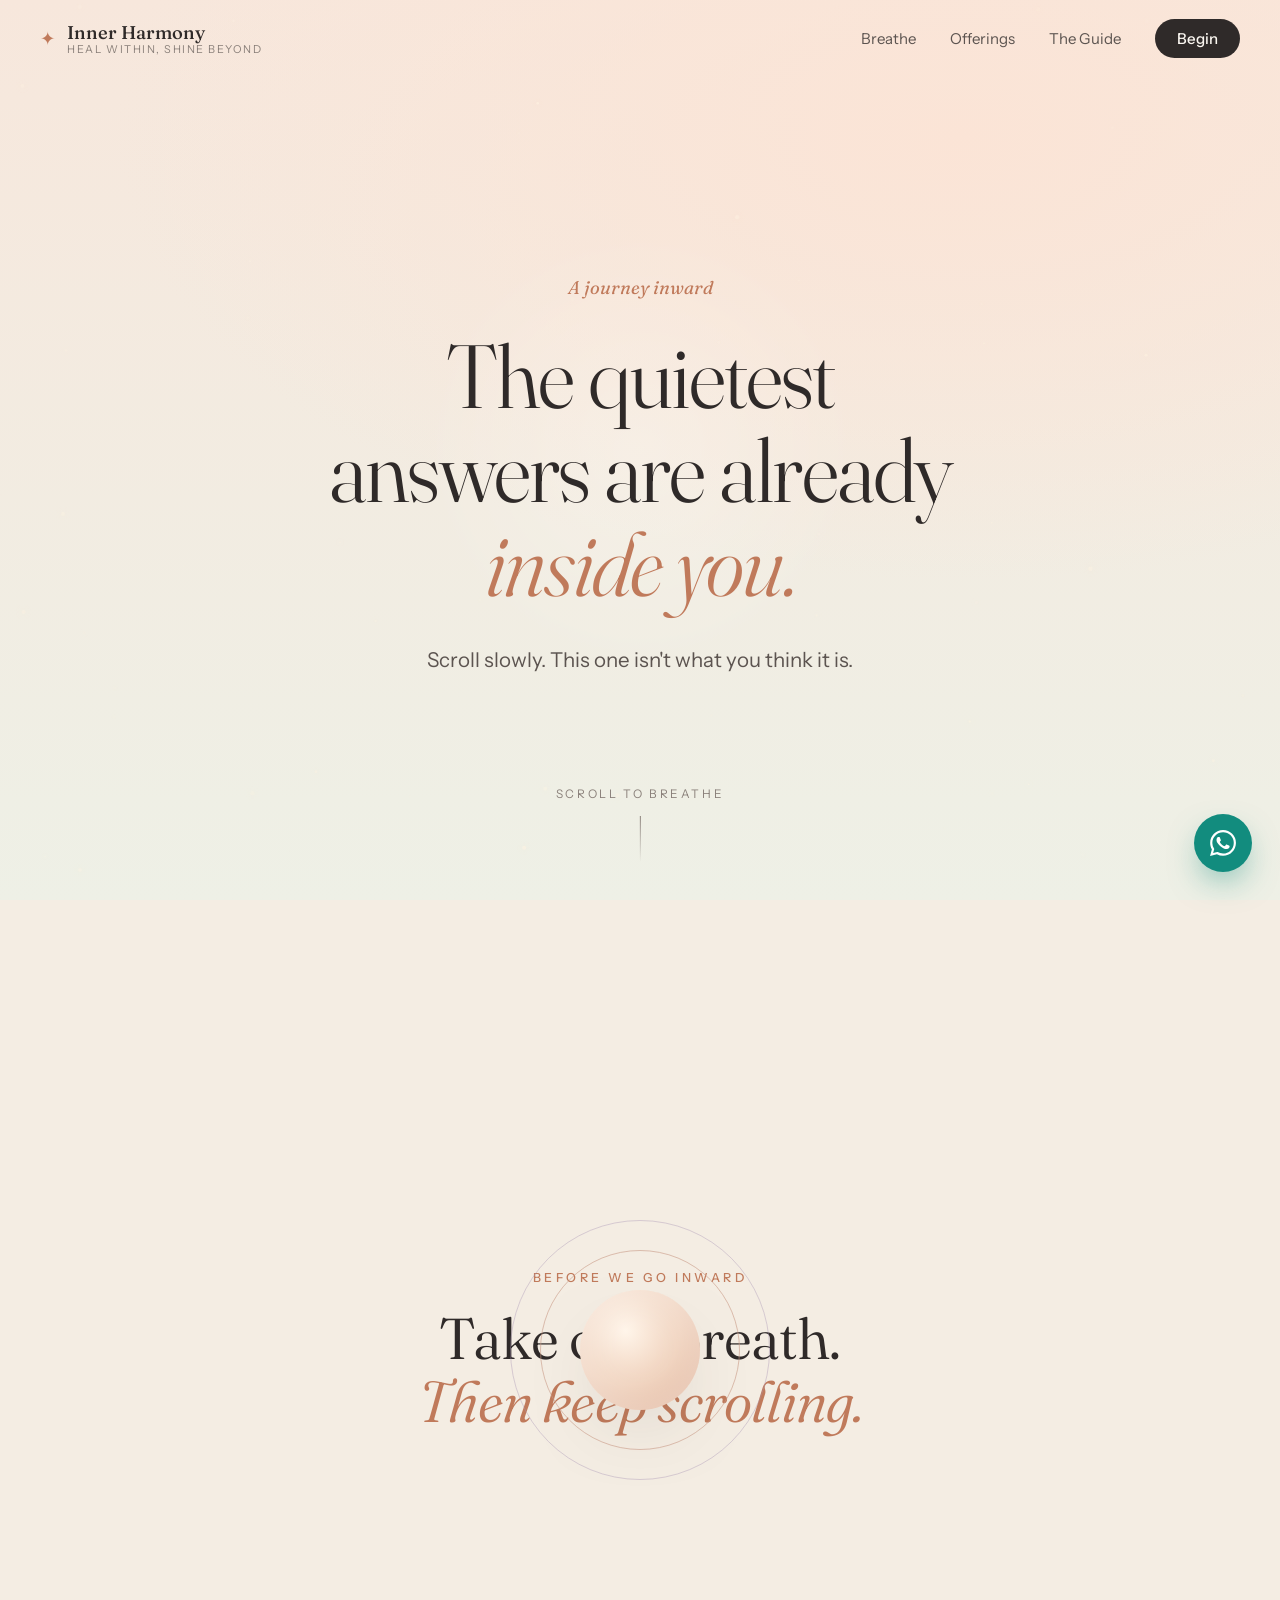
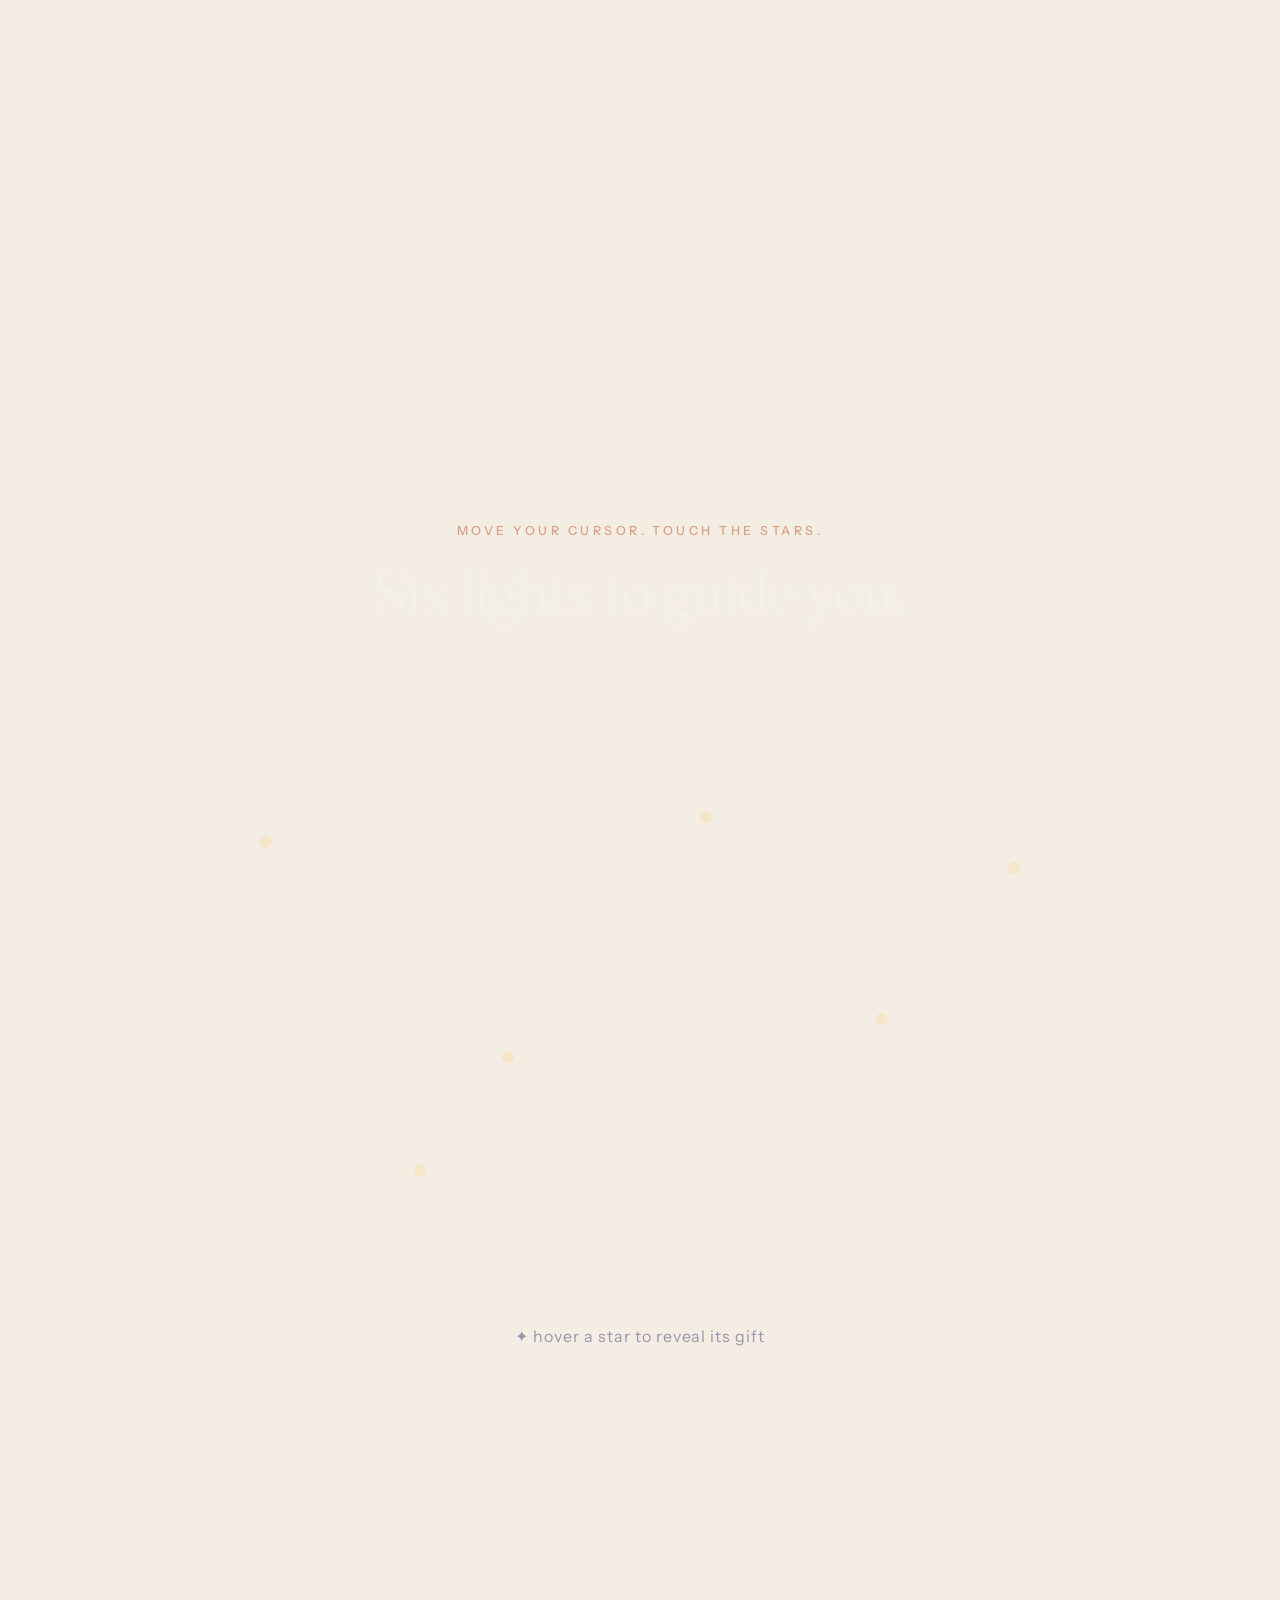
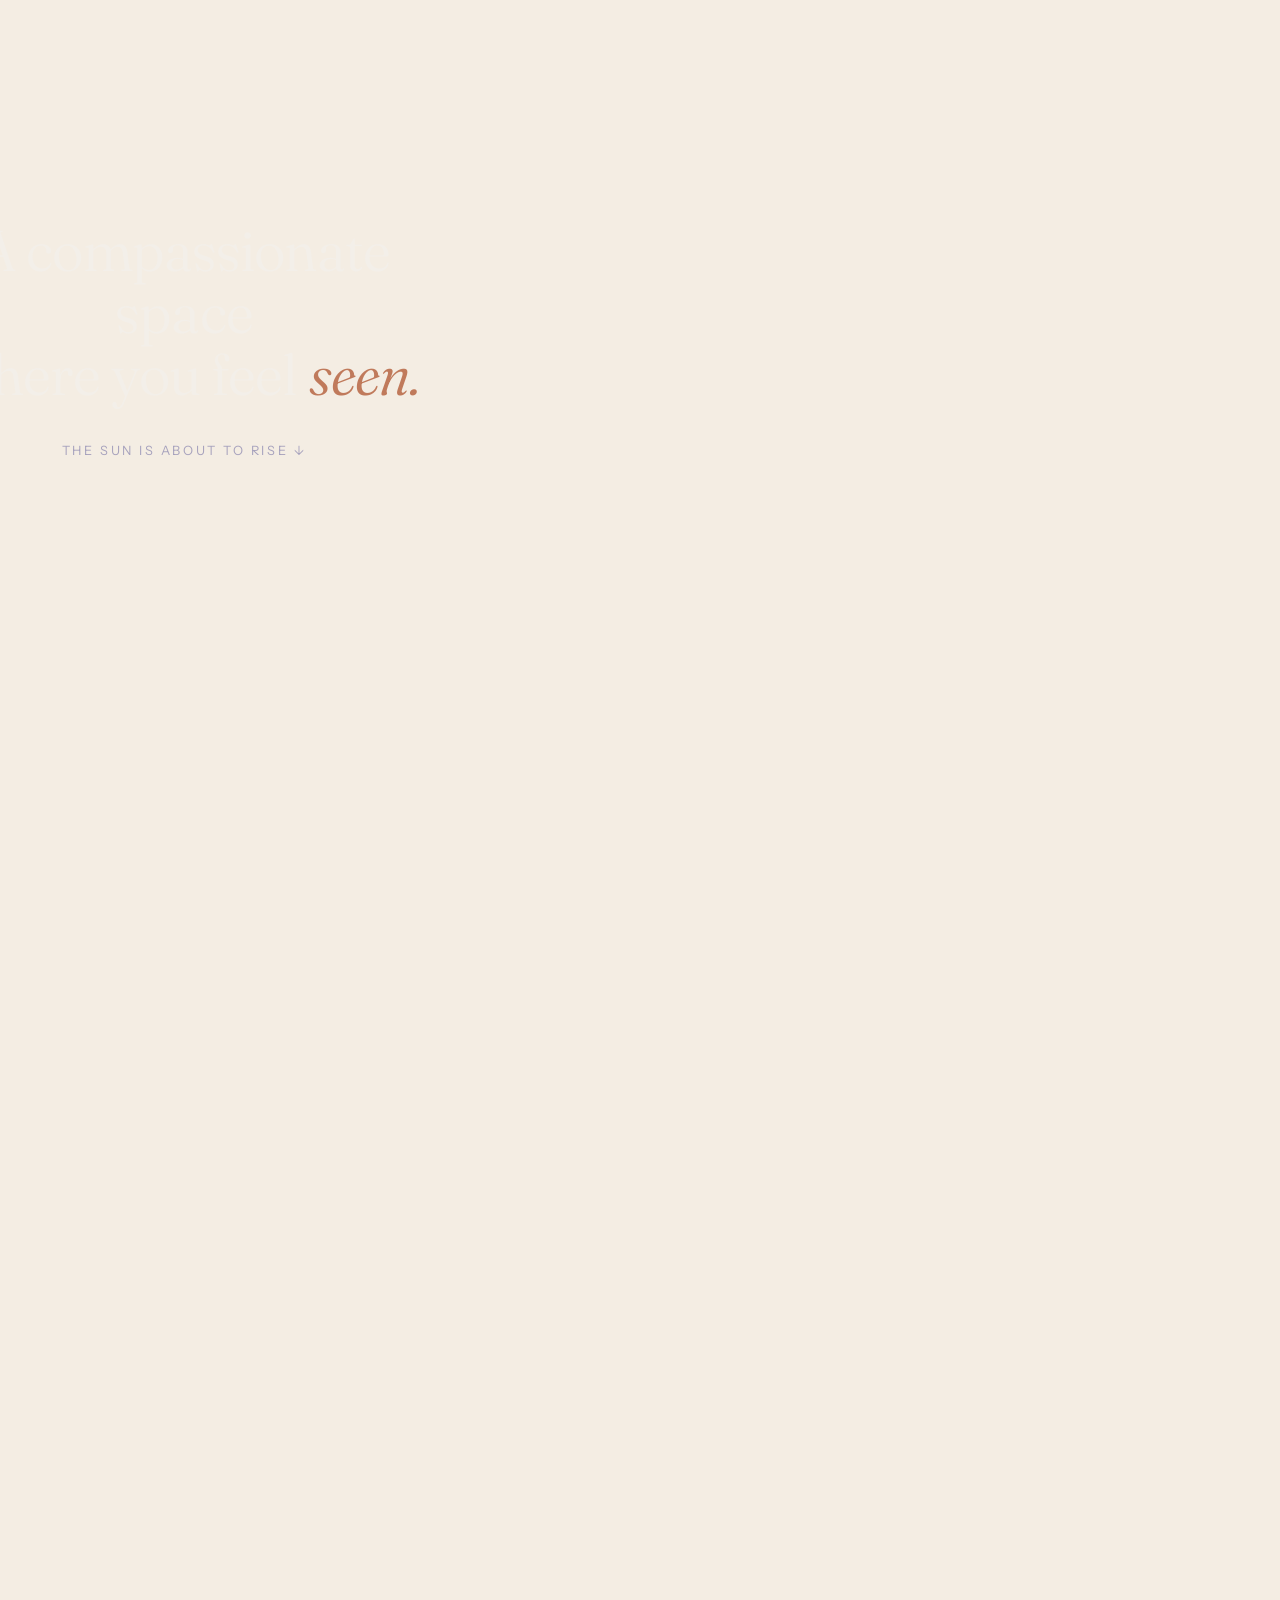
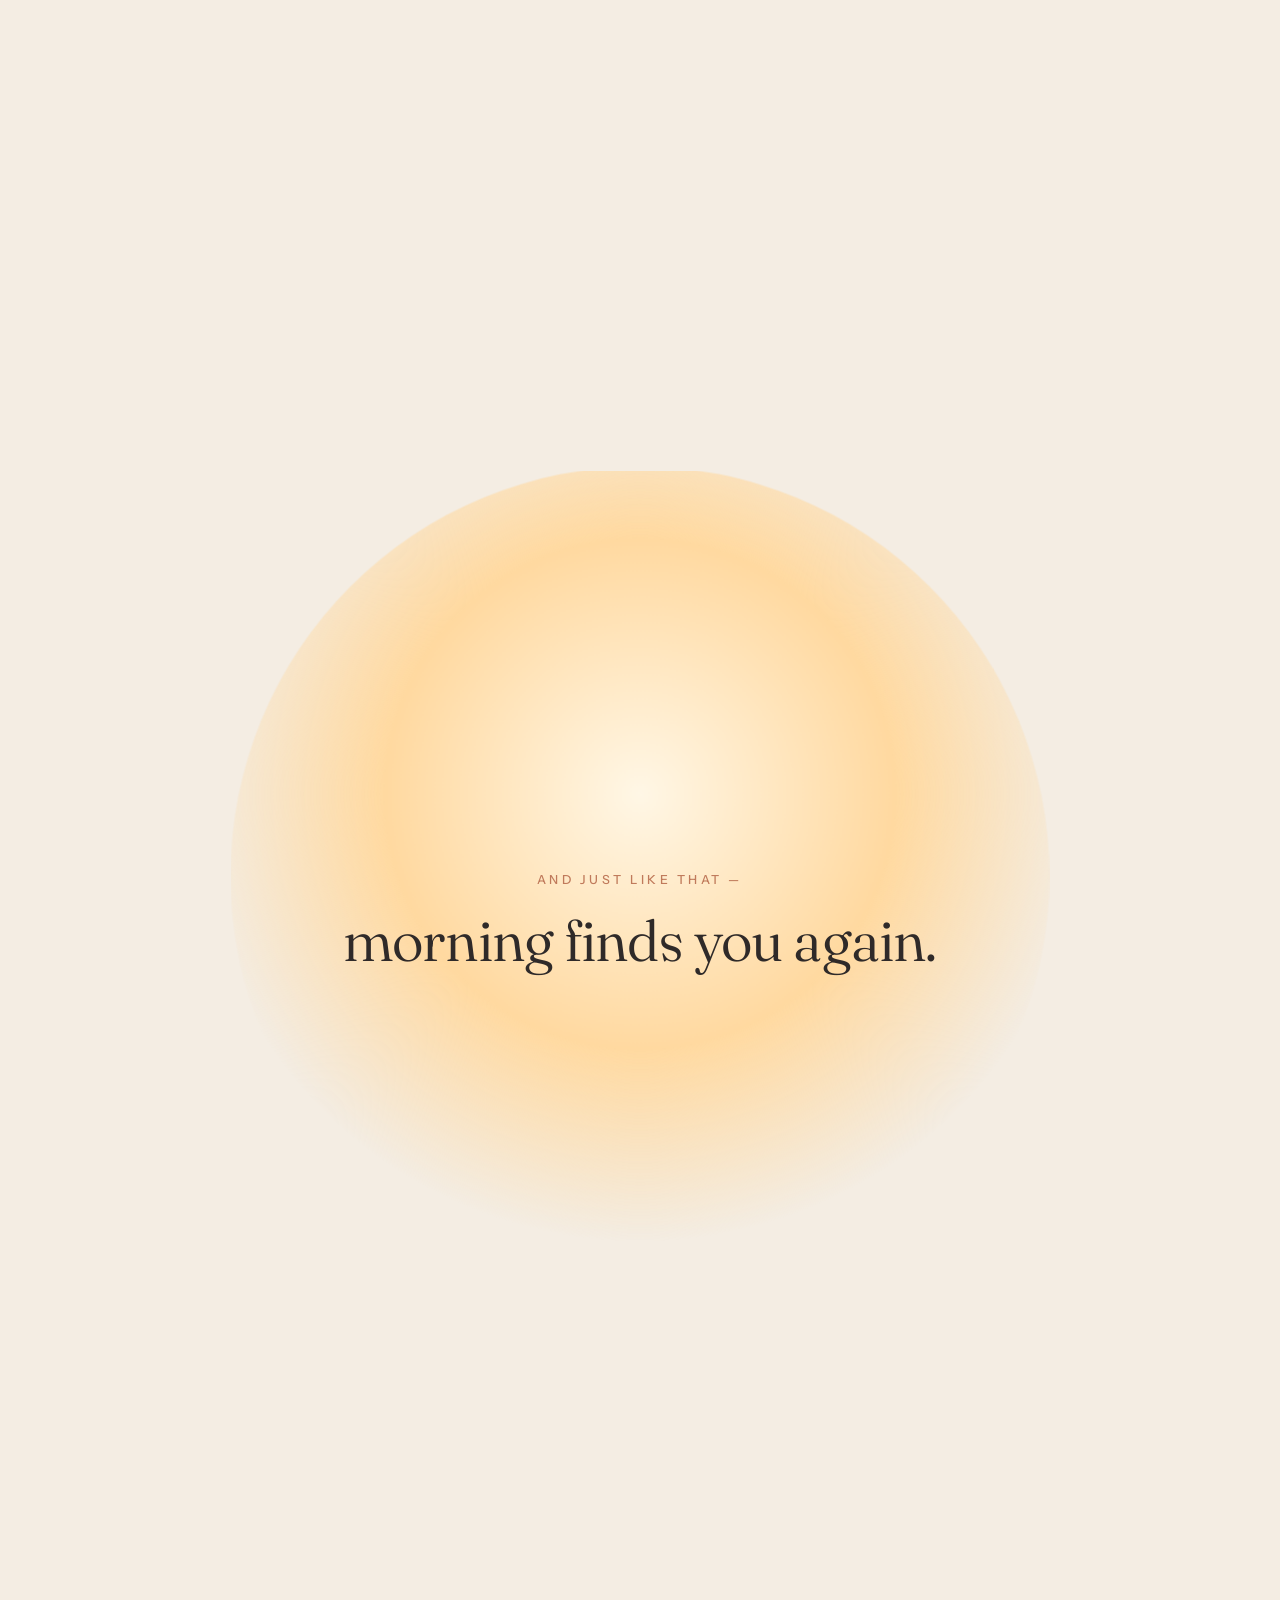
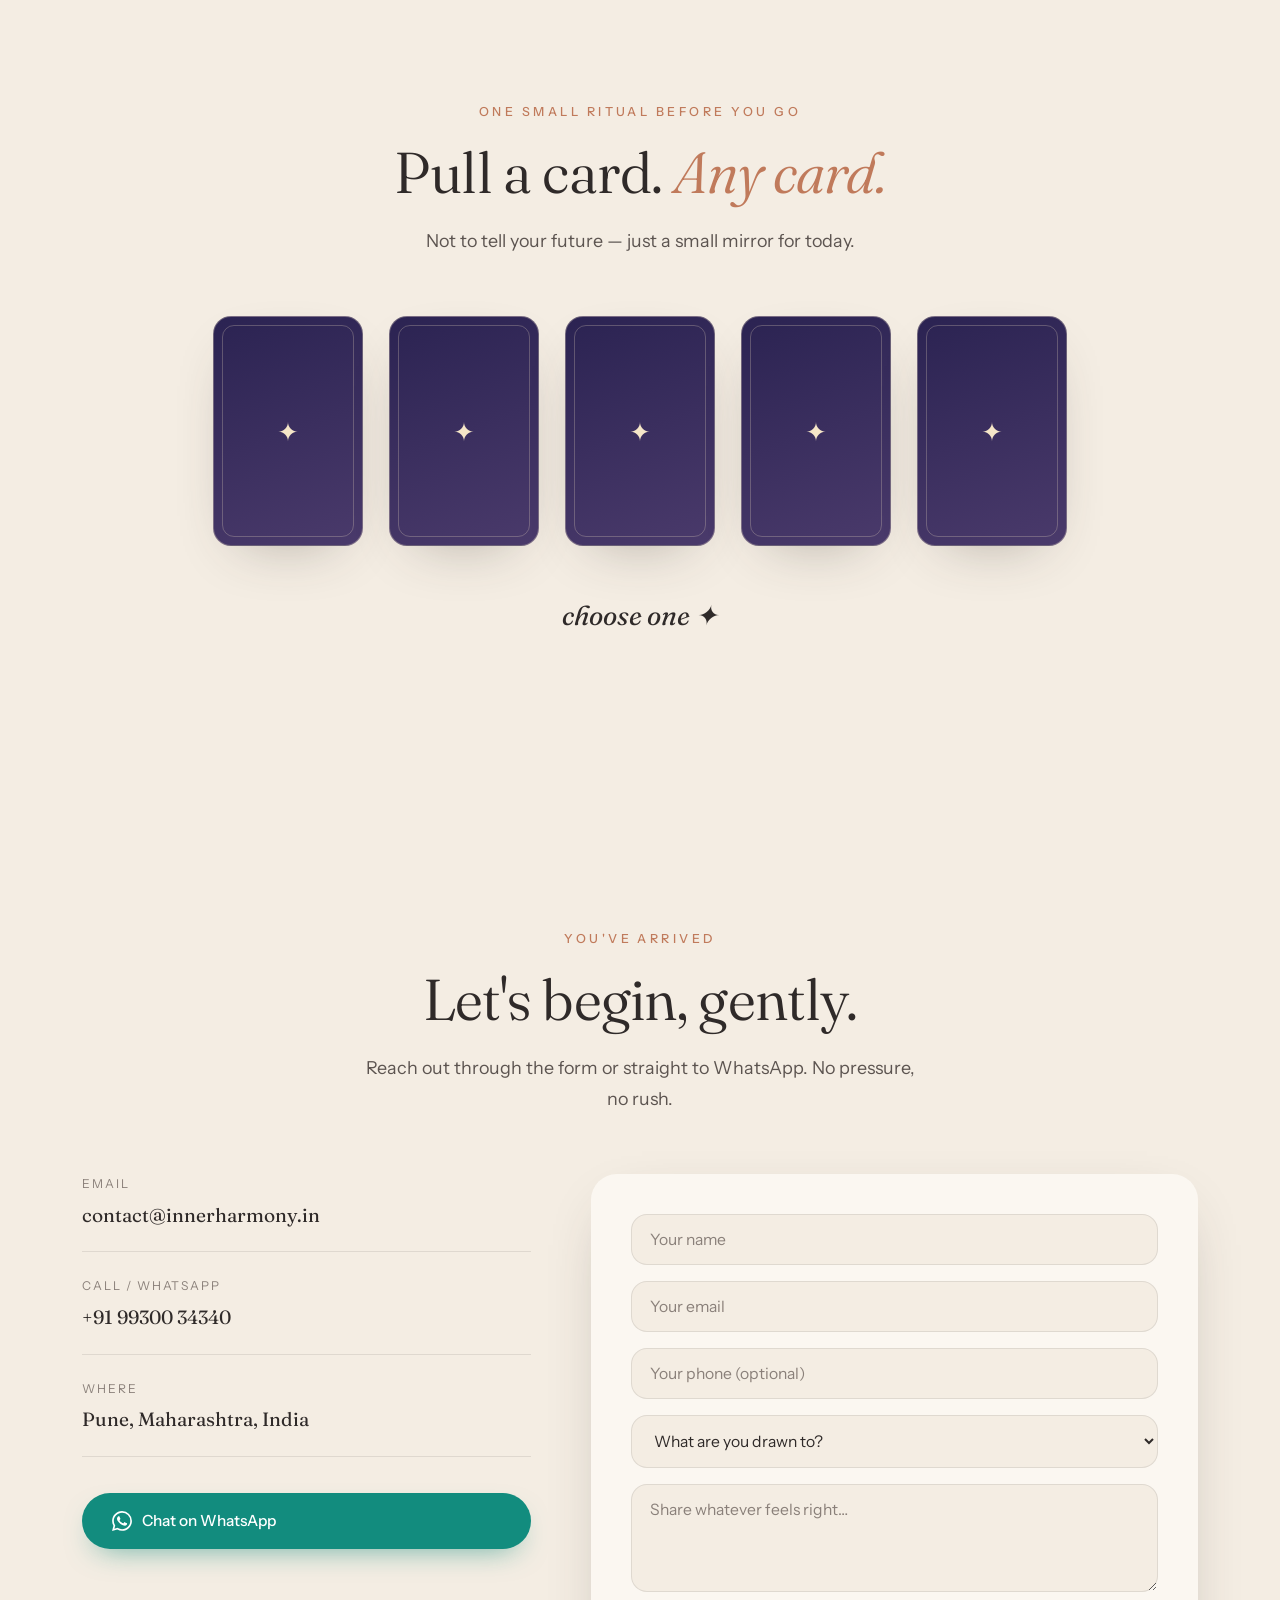
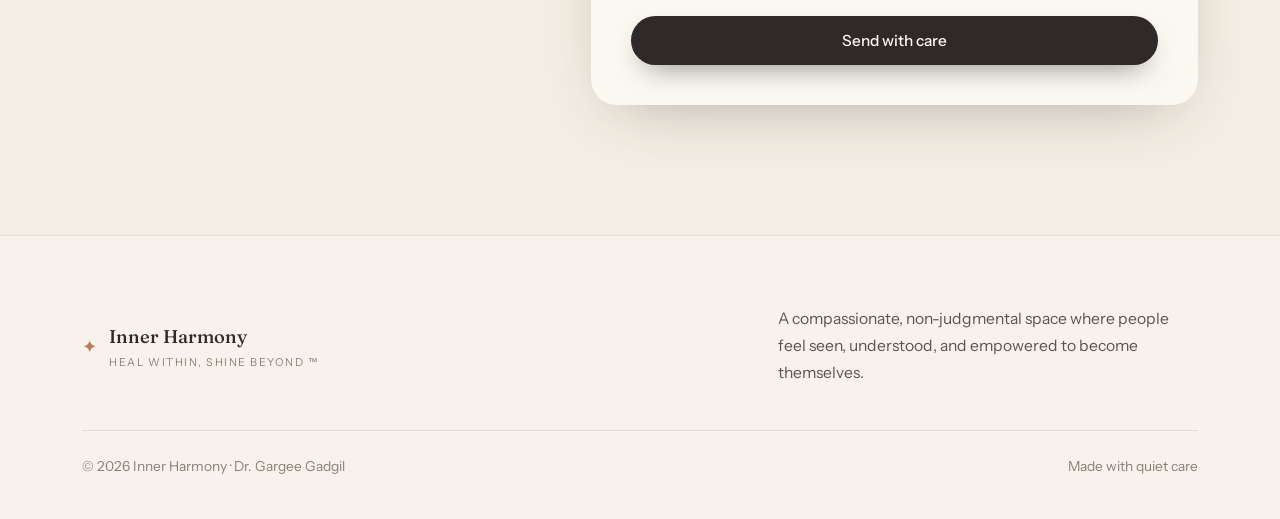
<file: index.html>
<!DOCTYPE html>
<html lang="en">

<head>
    <meta charset="UTF-8">
    <meta name="viewport" content="width=device-width, initial-scale=1.0">
    <title>Inner Harmony — The Journey Within | Dr. Gargee Gadgil</title>
    <meta name="description"
        content="An interactive journey inward with Dr. Gargee Gadgil — physician & holistic healer. Parenting insight, DMIT, tarot-informed healing, Reiki and career clarity.">
    <link rel="preconnect" href="https://fonts.googleapis.com">
    <link rel="preconnect" href="https://fonts.gstatic.com" crossorigin>
    <link
        href="https://fonts.googleapis.com/css2?family=Fraunces:ital,opsz,wght@0,9..144,300..600;1,9..144,300..500&family=Instrument+Sans:wght@400;500;600&display=swap"
        rel="stylesheet">
    <link rel="stylesheet" href="css/journey.css?v=3">
</head>

<body>

    <!-- Fixed world background (color driven by scroll) -->
    <div class="world-bg" id="worldBg"></div>
    <canvas class="dust-canvas" id="dustCanvas"></canvas>
    <div class="cursor-glow" id="cursorGlow"></div>

    <!-- Loader -->
    <div class="loader" id="loader">
        <div class="loader-ring"></div>
        <div class="loader-word">breathe in…</div>
    </div>

    <!-- Progress ribbon -->
    <div class="ribbon"><div class="ribbon-fill" id="ribbonFill"></div></div>

    <!-- Nav -->
    <nav class="nav" id="nav">
        <a href="#hero" class="nav-brand">
            <span class="nav-mark">✦</span>
            <span class="nav-brand-text">
                <span class="nav-name">Inner Harmony</span>
                <span class="nav-tag">Heal within, shine beyond</span>
            </span>
        </a>
        <ul class="nav-links">
            <li><a href="#blink">Breathe</a></li>
            <li><a href="#constellation">Offerings</a></li>
            <li><a href="#guide">The Guide</a></li>
            <li><a href="#contact" class="nav-cta">Begin</a></li>
        </ul>
        <button class="nav-burger" id="navBurger" aria-label="Menu"><span></span><span></span></button>
    </nav>
    <div class="mobile-menu" id="mobileMenu">
        <a href="#blink">Breathe</a>
        <a href="#constellation">Offerings</a>
        <a href="#guide">The Guide</a>
        <a href="#pullcard">Pull a card</a>
        <a href="#contact">Begin</a>
    </div>

    <main>

        <!-- ========== ACT 1 · HERO (dawn) — words fly in ========== -->
        <section class="hero" id="hero">
            <div class="hero-inner">
                <p class="hero-eyebrow" data-fly>A journey inward</p>
                <h1 class="hero-title" id="heroTitle">
                    <span class="line"><span data-fly class="w">The</span> <span data-fly class="w">quietest</span></span>
                    <span class="line"><span data-fly class="w">answers</span> <span data-fly class="w">are</span> <span data-fly class="w">already</span></span>
                    <span class="line"><span data-fly class="w accent">inside</span> <span data-fly class="w accent">you.</span></span>
                </h1>
                <p class="hero-lede" data-fly>Scroll slowly. This one isn't what you think it is.</p>
            </div>
            <a href="#blink" class="scroll-cue"><span>scroll to breathe</span><span class="scroll-cue-line"></span></a>
        </section>

        <!-- ========== ACT 2 · THE BLINK — zoom into the orb, world blinks to night ========== -->
        <section class="blink-act" id="blink">
            <div class="pin">
                <!-- pre-blink calm copy -->
                <div class="blink-intro" data-blink="intro">
                    <p class="section-eyebrow">Before we go inward</p>
                    <h2 class="section-title">Take one breath.<br><span class="accent">Then keep scrolling.</span></h2>
                </div>

                <!-- the orb you fall into -->
                <div class="portal-orb" id="portalOrb">
                    <span class="portal-core"></span>
                    <span class="portal-ring"></span>
                    <span class="portal-ring r2"></span>
                </div>

                <!-- eyelids that close & open (the blink) -->
                <div class="lid lid-top" id="lidTop"></div>
                <div class="lid lid-bottom" id="lidBot"></div>

                <!-- revealed after the blink -->
                <div class="blink-reveal" id="blinkReveal">
                    <p class="reveal-kicker">the light went out…</p>
                    <h2 class="reveal-title">Now — the parts we<br>only meet in the <span class="accent">dark.</span></h2>
                    <p class="reveal-sub">Keep going. Your offerings are written in the stars below.</p>
                </div>
            </div>
        </section>

        <!-- ========== ACT 3 · CONSTELLATION (night) — connect the stars ========== -->
        <section class="constellation" id="constellation">
            <canvas class="star-canvas" id="starCanvas"></canvas>
            <div class="constellation-head">
                <p class="section-eyebrow light">Move your cursor. Touch the stars.</p>
                <h2 class="section-title light">Six lights to guide you.</h2>
            </div>

            <div class="star-field" id="starField">
                <!-- stars positioned by data-x / data-y (%) -->
                <button class="star" style="--x:16%; --y:30%;" data-star>
                    <span class="star-dot"></span>
                    <div class="star-card">
                        <img src="card_parenting.jpg" alt="" loading="lazy">
                        <span class="star-num">01</span>
                        <h3>Parenting Assessment</h3>
                        <p>Understand your child's emotions, learning style & behaviour.</p>
                    </div>
                </button>
                <button class="star" style="--x:38%; --y:64%;" data-star>
                    <span class="star-dot"></span>
                    <div class="star-card">
                        <img src="card_dmit.jpg" alt="" loading="lazy">
                        <span class="star-num">02</span>
                        <h3>Inner Potential Blueprint</h3>
                        <p>A DMIT map of your child's natural genius and direction.</p>
                    </div>
                </button>
                <button class="star" style="--x:56%; --y:26%;" data-star>
                    <span class="star-dot"></span>
                    <div class="star-card">
                        <img src="card_tarot.jpg" alt="" loading="lazy">
                        <span class="star-num">03</span>
                        <h3>Heal Within</h3>
                        <p>Tarot-informed, trauma-aware healing — not to predict, to release.</p>
                    </div>
                </button>
                <button class="star" style="--x:72%; --y:58%;" data-star>
                    <span class="star-dot"></span>
                    <div class="star-card">
                        <img src="card_reiki.jpg" alt="" loading="lazy">
                        <span class="star-num">04</span>
                        <h3>Reiki Healing</h3>
                        <p>Gentle energy healing for body, mind & relationships.</p>
                    </div>
                </button>
                <button class="star" style="--x:30%; --y:82%;" data-star>
                    <span class="star-dot"></span>
                    <div class="star-card">
                        <img src="card_empowered_parenting.jpg" alt="" loading="lazy">
                        <span class="star-num">05</span>
                        <h3>Empowered Parenting</h3>
                        <p>Calmer homes, stronger bonds, confident families.</p>
                    </div>
                </button>
                <button class="star" style="--x:84%; --y:34%;" data-star>
                    <span class="star-dot"></span>
                    <div class="star-card">
                        <img src="card_career_compass.jpg" alt="" loading="lazy">
                        <span class="star-num">06</span>
                        <h3>Career Compass</h3>
                        <p>Align strengths, personality & passion to the right path.</p>
                    </div>
                </button>
            </div>
            <p class="constellation-hint" id="constHint">✦ hover a star to reveal its gift</p>
        </section>

        <!-- ========== ACT 4 · SIDEWAYS DETOUR — the guide's story slides horizontally ========== -->
        <section class="sideways" id="guide">
            <div class="pin">
                <div class="rail" id="sideRail">
                    <div class="panel panel-title">
                        <p class="section-eyebrow">Wait — we're going sideways now</p>
                        <h2 class="section-title">Meet your guide,<br><span class="accent">Dr. Gargee Gadgil.</span></h2>
                        <p class="panel-hint">keep scrolling ↓ &nbsp;·&nbsp; the story moves →</p>
                    </div>
                    <div class="panel panel-quote">
                        <p class="huge-quote">“I don't believe people need <span class="accent">fixing.</span> I believe they need a deeper <span class="accent">understanding.</span>”</p>
                    </div>
                    <div class="panel panel-text">
                        <p>I'm a physician, a holistic healer, a wife, and a mother of two. For over 28 years I've walked beside thousands of people on their way toward understanding, well-being, and growth.</p>
                        <p>My work blends the science of medicine and psychology with the gentleness of holistic healing — and one steady belief: you are not broken.</p>
                    </div>
                    <div class="panel panel-stats">
                        <div class="stat"><span class="stat-num" data-count="1000">0</span><span class="stat-plus">+</span><span class="stat-label">lives touched</span></div>
                        <div class="stat"><span class="stat-num" data-count="28">0</span><span class="stat-plus">+</span><span class="stat-label">years of practice</span></div>
                        <div class="stat"><span class="stat-num" data-count="8">0</span><span class="stat-plus">+</span><span class="stat-label">healing modalities</span></div>
                    </div>
                    <div class="panel panel-end">
                        <h2 class="section-title">A compassionate space<br>where you feel <span class="accent">seen.</span></h2>
                        <p class="panel-hint">the sun is about to rise ↓</p>
                    </div>
                </div>
            </div>
        </section>

        <!-- ========== ACT 5 · SUNRISE — light floods back ========== -->
        <section class="sunrise" id="sunrise">
            <div class="pin">
                <div class="sunrise-sun" id="sunriseSun"></div>
                <div class="sunrise-copy" id="sunriseCopy">
                    <p class="section-eyebrow">and just like that —</p>
                    <h2 class="section-title">morning finds you again.</h2>
                </div>
            </div>
        </section>

        <!-- ========== ACT 6 · PULL A CARD — interactive tarot moment ========== -->
        <section class="pullcard" id="pullcard">
            <div class="container center">
                <p class="section-eyebrow">One small ritual before you go</p>
                <h2 class="section-title">Pull a card. <span class="accent">Any card.</span></h2>
                <p class="section-lede">Not to tell your future — just a small mirror for today.</p>
            </div>
            <div class="deck" id="deck">
                <button class="tcard" data-msg="You already carry the answer you're searching for.">
                    <span class="tcard-face tcard-back">✦</span>
                    <span class="tcard-face tcard-front"><em>The Mirror</em></span>
                </button>
                <button class="tcard" data-msg="Rest is not the reward for the work. It is part of it.">
                    <span class="tcard-face tcard-back">✦</span>
                    <span class="tcard-face tcard-front"><em>The Still Water</em></span>
                </button>
                <button class="tcard" data-msg="The thing you're avoiding is the door.">
                    <span class="tcard-face tcard-back">✦</span>
                    <span class="tcard-face tcard-front"><em>The Threshold</em></span>
                </button>
                <button class="tcard" data-msg="You are allowed to begin again, softly, today.">
                    <span class="tcard-face tcard-back">✦</span>
                    <span class="tcard-face tcard-front"><em>The Dawn</em></span>
                </button>
                <button class="tcard" data-msg="What feels like falling apart is often making room.">
                    <span class="tcard-face tcard-back">✦</span>
                    <span class="tcard-face tcard-front"><em>The Opening</em></span>
                </button>
            </div>
            <p class="card-message" id="cardMessage">choose one ✦</p>
        </section>

        <!-- ========== ACT 7 · ARRIVAL / CONTACT ========== -->
        <section class="contact" id="contact">
            <div class="section-head center">
                <p class="section-eyebrow reveal">You've arrived</p>
                <h2 class="section-title reveal">Let's begin, gently.</h2>
                <p class="section-lede reveal">Reach out through the form or straight to WhatsApp. No pressure, no rush.</p>
            </div>
            <div class="container">
                <div class="contact-grid">
                    <div class="contact-info reveal">
                        <div class="contact-item"><span class="contact-label">Email</span><span class="contact-value">contact@innerharmony.in</span></div>
                        <div class="contact-item"><span class="contact-label">Call / WhatsApp</span><span class="contact-value">+91 99300 34340</span></div>
                        <div class="contact-item"><span class="contact-label">Where</span><span class="contact-value">Pune, Maharashtra, India</span></div>
                        <a href="https://wa.me/919930034340?text=Hi%20Dr.%20Gargee,%20I%20would%20like%20to%20book%20a%20session."
                            class="btn btn-whatsapp" target="_blank" rel="noopener">
                            <svg width="20" height="20" viewBox="0 0 24 24" fill="currentColor"><path d="M17.472 14.382c-.297-.149-1.758-.867-2.03-.967-.273-.099-.471-.148-.67.15-.197.297-.767.966-.94 1.164-.173.199-.347.223-.644.075-.297-.15-1.255-.463-2.39-1.475-.883-.788-1.48-1.761-1.653-2.059-.173-.297-.018-.458.13-.606.134-.133.298-.347.446-.52.149-.174.198-.298.298-.497.099-.198.05-.371-.025-.52-.075-.149-.669-1.612-.916-2.207-.242-.579-.487-.5-.669-.51-.173-.008-.371-.01-.57-.01-.198 0-.52.074-.792.372-.272.297-1.04 1.016-1.04 2.479 0 1.462 1.065 2.875 1.213 3.074.149.198 2.096 3.2 5.077 4.487.709.306 1.262.489 1.694.625.712.227 1.36.195 1.871.118.571-.085 1.758-.719 2.006-1.413.248-.694.248-1.289.173-1.413-.074-.124-.272-.198-.57-.347m-5.421 7.403h-.004a9.87 9.87 0 01-5.031-1.378l-.361-.214-3.741.982.998-3.648-.235-.374a9.86 9.86 0 01-1.51-5.26c.001-5.45 4.436-9.884 9.888-9.884 2.64 0 5.122 1.03 6.988 2.898a9.825 9.825 0 012.893 6.994c-.003 5.45-4.437 9.884-9.885 9.884m8.413-18.297A11.815 11.815 0 0012.05 0C5.495 0 .16 5.335.157 11.892c0 2.096.547 4.142 1.588 5.945L.057 24l6.305-1.654a11.882 11.882 0 005.683 1.448h.005c6.554 0 11.89-5.335 11.893-11.893a11.821 11.821 0 00-3.48-8.413z"/></svg>
                            Chat on WhatsApp
                        </a>
                    </div>
                    <form class="contact-form reveal" id="contactForm">
                        <div class="field"><input type="text" name="name" placeholder="Your name" required></div>
                        <div class="field"><input type="email" name="email" placeholder="Your email" required></div>
                        <div class="field"><input type="tel" name="phone" placeholder="Your phone (optional)"></div>
                        <div class="field">
                            <select name="service" required>
                                <option value="" disabled selected>What are you drawn to?</option>
                                <option>Parenting Assessment</option>
                                <option>Inner Potential Blueprint (DMIT)</option>
                                <option>Heal Within — Tarot Healing</option>
                                <option>Reiki Healing</option>
                                <option>Empowered Parenting</option>
                                <option>Career Compass</option>
                            </select>
                        </div>
                        <div class="field"><textarea name="message" rows="4" placeholder="Share whatever feels right…" required></textarea></div>
                        <button type="submit" class="btn btn-primary btn-full" id="submitBtn">Send with care</button>
                    </form>
                </div>
            </div>
        </section>
    </main>

    <footer class="footer">
        <div class="container">
            <div class="footer-top">
                <div class="footer-brand">
                    <span class="nav-mark">✦</span>
                    <div><span class="nav-name">Inner Harmony</span><span class="nav-tag">Heal within, shine beyond ™</span></div>
                </div>
                <p class="footer-note">A compassionate, non-judgmental space where people feel seen, understood, and empowered to become themselves.</p>
            </div>
            <div class="footer-bottom">
                <span>© 2026 Inner Harmony · Dr. Gargee Gadgil</span>
                <span>Made with quiet care</span>
            </div>
        </div>
    </footer>

    <a href="https://wa.me/919930034340?text=Hi%20Dr.%20Gargee,%20I%20would%20like%20to%20book%20a%20session."
        class="whatsapp-float" target="_blank" rel="noopener" aria-label="Chat on WhatsApp">
        <svg width="26" height="26" viewBox="0 0 24 24" fill="currentColor"><path d="M17.472 14.382c-.297-.149-1.758-.867-2.03-.967-.273-.099-.471-.148-.67.15-.197.297-.767.966-.94 1.164-.173.199-.347.223-.644.075-.297-.15-1.255-.463-2.39-1.475-.883-.788-1.48-1.761-1.653-2.059-.173-.297-.018-.458.13-.606.134-.133.298-.347.446-.52.149-.174.198-.298.298-.497.099-.198.05-.371-.025-.52-.075-.149-.669-1.612-.916-2.207-.242-.579-.487-.5-.669-.51-.173-.008-.371-.01-.57-.01-.198 0-.52.074-.792.372-.272.297-1.04 1.016-1.04 2.479 0 1.462 1.065 2.875 1.213 3.074.149.198 2.096 3.2 5.077 4.487.709.306 1.262.489 1.694.625.712.227 1.36.195 1.871.118.571-.085 1.758-.719 2.006-1.413.248-.694.248-1.289.173-1.413-.074-.124-.272-.198-.57-.347m-5.421 7.403h-.004a9.87 9.87 0 01-5.031-1.378l-.361-.214-3.741.982.998-3.648-.235-.374a9.86 9.86 0 01-1.51-5.26c.001-5.45 4.436-9.884 9.888-9.884 2.64 0 5.122 1.03 6.988 2.898a9.825 9.825 0 012.893 6.994c-.003 5.45-4.437 9.884-9.885 9.884m8.413-18.297A11.815 11.815 0 0012.05 0C5.495 0 .16 5.335.157 11.892c0 2.096.547 4.142 1.588 5.945L.057 24l6.305-1.654a11.882 11.882 0 005.683 1.448h.005c6.554 0 11.89-5.335 11.893-11.893a11.821 11.821 0 00-3.48-8.413z"/></svg>
    </a>

    <script src="js/journey.js?v=3"></script>
</body>

</html>
</file>
<file: css/journey.css>
/* ==========================================================================
   INNER HARMONY — "The Journey Within" · a surprise-driven scroll ride
   Acts: dawn hero → the blink (day→night) → constellation → sideways detour
         → sunrise → pull a card → arrival
   No libraries. Scroll-driven scenes via a single rAF loop in journey.js.
   ========================================================================== */

:root {
    --sand:#f4ede3; --sand-deep:#ece1d2; --blush:#f3d9d2; --cream:#fbf7f1;
    --sage:#b6c4b0; --sage-deep:#8ba286; --clay:#c99a86; --terracotta:#c07a5b;
    --lavender:#cfc4dd; --dusk:#a794b3;
    --night:#0e1330; --night-2:#161b3d; --star:#f5e6c8;
    --ink:#2f2a29; --ink-soft:#5c5450; --ink-faint:#8a807a;
    --line:rgba(47,42,41,0.10);
    --accent:#c07a5b; --accent-2:#d99f83;

    --radius:26px; --radius-sm:16px; --pill:100px;
    --shadow-soft:0 20px 60px -30px rgba(58,50,45,.45);
    --shadow-lift:0 30px 80px -40px rgba(58,50,45,.55);
    --ease:cubic-bezier(.22,1,.36,1);
    --font-serif:'Fraunces',Georgia,serif;
    --font-sans:'Instrument Sans',-apple-system,system-ui,sans-serif;
    --maxw:1180px;
}

*,*::before,*::after{margin:0;padding:0;box-sizing:border-box;}
html{-webkit-text-size-adjust:100%;}
body{
    font-family:var(--font-sans); color:var(--ink); background:var(--sand);
    line-height:1.7; overflow-x:hidden; -webkit-font-smoothing:antialiased;
    -moz-osx-font-smoothing:grayscale;
}
a{color:inherit;text-decoration:none;} img{max-width:100%;display:block;}
ul{list-style:none;} button{font-family:inherit;cursor:pointer;border:none;background:none;}
::selection{background:var(--clay);color:var(--cream);}

/* ========== WORLD BACKGROUND (color set by JS, per-scroll) ========== */
.world-bg{
    position:fixed; inset:0; z-index:-3;
    background:
        radial-gradient(120% 90% at 75% 15%, var(--bg-glow, #fbe4d6) 0%, transparent 55%),
        linear-gradient(180deg, var(--bg-top,#f7e7dc) 0%, var(--bg-bot,#eef0e6) 100%);
    transition:background .1s linear;
}
.dust-canvas{position:fixed;inset:0;z-index:-2;pointer-events:none;}
.cursor-glow{
    position:fixed;top:0;left:0;width:460px;height:460px;border-radius:50%;
    background:radial-gradient(circle,rgba(255,246,230,.5) 0%,rgba(255,246,230,0) 68%);
    transform:translate(-50%,-50%);pointer-events:none;mix-blend-mode:soft-light;z-index:-1;
    transition:opacity .6s ease;
}

/* ========== LOADER ========== */
.loader{
    position:fixed;inset:0;z-index:9999;display:flex;flex-direction:column;
    align-items:center;justify-content:center;gap:26px;background:var(--sand);
    transition:opacity .9s ease,visibility .9s ease;
}
.loader.done{opacity:0;visibility:hidden;}
.loader-ring{width:74px;height:74px;border-radius:50%;border:1.5px solid var(--line);position:relative;animation:bRing 3.4s var(--ease) infinite;}
.loader-ring::after{content:"";position:absolute;inset:14px;border-radius:50%;background:radial-gradient(circle,var(--clay),var(--blush) 70%);animation:bDot 3.4s var(--ease) infinite;}
.loader-word{font-family:var(--font-serif);font-style:italic;font-size:1.1rem;color:var(--ink-soft);}
@keyframes bRing{0%,100%{transform:scale(.85);}50%{transform:scale(1.1);}}
@keyframes bDot{0%,100%{transform:scale(.7);opacity:.7;}50%{transform:scale(1);opacity:1;}}

/* ========== PROGRESS RIBBON ========== */
.ribbon{position:fixed;top:0;left:0;right:0;height:3px;z-index:1001;background:transparent;}
.ribbon-fill{height:100%;width:0;background:linear-gradient(90deg,var(--accent),var(--dusk),var(--sage-deep));}

/* ========== NAV ========== */
.nav{
    position:fixed;top:0;left:0;right:0;z-index:1000;display:flex;align-items:center;
    justify-content:space-between;padding:22px 40px;
    transition:padding .5s var(--ease),background .5s var(--ease),box-shadow .5s var(--ease);
}
.nav.scrolled{padding:14px 40px;background:rgba(251,247,241,.72);backdrop-filter:blur(16px) saturate(1.2);box-shadow:0 1px 0 var(--line);}
.nav.on-night{mix-blend-mode:difference;}
.nav.on-night.scrolled{background:rgba(14,19,48,.5);box-shadow:none;mix-blend-mode:normal;}
.nav.on-night.scrolled .nav-name,.nav.on-night.scrolled .nav-links a{color:#f0ece6;}
.nav-brand{display:flex;align-items:center;gap:12px;}
.nav-mark{color:var(--accent);font-size:1.15rem;}
.nav-brand-text{display:flex;flex-direction:column;line-height:1.15;}
.nav-name{font-family:var(--font-serif);font-size:1.15rem;font-weight:500;color:var(--ink);}
.nav-tag{font-size:.68rem;letter-spacing:.14em;text-transform:uppercase;color:var(--ink-faint);}
.nav-links{display:flex;align-items:center;gap:34px;}
.nav-links a{font-size:.94rem;color:var(--ink-soft);position:relative;}
.nav-links a:not(.nav-cta)::after{content:"";position:absolute;left:0;bottom:-5px;width:0;height:1px;background:var(--accent);transition:width .4s var(--ease);}
.nav-links a:not(.nav-cta):hover::after{width:100%;}
.nav-cta{padding:10px 22px;border-radius:var(--pill);background:var(--ink);color:var(--cream)!important;font-weight:500;transition:background .35s,transform .35s;}
.nav-cta:hover{background:var(--accent);transform:translateY(-2px);}
.nav-burger{display:none;flex-direction:column;gap:6px;width:30px;}
.nav-burger span{height:1.5px;width:100%;background:var(--ink);transition:.4s var(--ease);}
.mobile-menu{position:fixed;inset:0;z-index:999;background:rgba(251,247,241,.96);backdrop-filter:blur(20px);display:flex;flex-direction:column;align-items:center;justify-content:center;gap:20px;opacity:0;visibility:hidden;transition:opacity .5s var(--ease),visibility .5s;}
.mobile-menu.open{opacity:1;visibility:visible;}
.mobile-menu a{font-family:var(--font-serif);font-size:1.9rem;color:var(--ink);}

/* ========== SHARED TYPE ========== */
.container{max-width:var(--maxw);margin:0 auto;padding:0 32px;}
.center{text-align:center;}
.section-eyebrow{font-size:.78rem;letter-spacing:.28em;text-transform:uppercase;color:var(--accent);margin-bottom:20px;font-weight:500;}
.section-eyebrow.light{color:var(--accent-2);}
.section-title{font-family:var(--font-serif);font-weight:340;font-size:clamp(2.1rem,5vw,3.6rem);line-height:1.08;letter-spacing:-.015em;color:var(--ink);}
.section-title.light{color:#f3efe9;}
.accent{color:var(--accent);font-style:italic;}
.section-lede{font-size:1.12rem;color:var(--ink-soft);max-width:560px;margin:22px auto 0;}
.section-head{max-width:640px;margin:0 auto 60px;}

/* ========== BUTTONS ========== */
.btn{display:inline-flex;align-items:center;gap:10px;padding:15px 30px;border-radius:var(--pill);font-size:.96rem;font-weight:500;transition:transform .4s var(--ease),background .4s,color .4s,box-shadow .4s;}
.btn-primary{background:var(--ink);color:var(--cream);box-shadow:0 12px 30px -14px rgba(47,42,41,.7);}
.btn-primary:hover{transform:translateY(-3px);background:var(--accent);}
.btn-full{width:100%;justify-content:center;}
.btn-whatsapp{background:#128c7e;color:#fff;margin-top:12px;box-shadow:0 12px 30px -14px rgba(18,140,126,.7);}
.btn-whatsapp:hover{transform:translateY(-3px);background:#0f7a6d;}

/* ========== ACT 1 · HERO ========== */
.hero{min-height:100vh;display:flex;flex-direction:column;align-items:center;justify-content:center;text-align:center;padding:140px 32px 90px;position:relative;}
.hero-inner{max-width:920px;}
.hero-eyebrow{font-family:var(--font-serif);font-style:italic;font-size:1.15rem;color:var(--accent);margin-bottom:26px;}
.hero-title{font-family:var(--font-serif);font-weight:320;font-size:clamp(2.6rem,7.5vw,5.6rem);line-height:1.05;letter-spacing:-.02em;color:var(--ink);}
.hero-title .line{display:block;}
.hero-title .w{display:inline-block;}
.hero-lede{font-size:clamp(1.05rem,2vw,1.28rem);color:var(--ink-soft);max-width:600px;margin:32px auto 0;}
/* fly-in */
[data-fly]{opacity:0;will-change:transform,opacity;}
[data-fly].flew{opacity:1;transition:transform 1.1s var(--ease),opacity 1s ease;transform:none!important;}
.scroll-cue{position:absolute;bottom:38px;left:50%;transform:translateX(-50%);display:flex;flex-direction:column;align-items:center;gap:12px;font-size:.74rem;letter-spacing:.22em;text-transform:uppercase;color:var(--ink-faint);}
.scroll-cue-line{width:1px;height:46px;background:linear-gradient(var(--ink-faint),transparent);animation:cue 2.4s ease infinite;}
@keyframes cue{0%{transform:scaleY(0);transform-origin:top;}45%{transform:scaleY(1);transform-origin:top;}55%{transform:scaleY(1);transform-origin:bottom;}100%{transform:scaleY(0);transform-origin:bottom;}}

/* ========== PINNED SCENE SCAFFOLD ========== */
.blink-act,.sideways,.sunrise{height:300vh;position:relative;}
.sideways{height:420vh;}
.pin{position:sticky;top:0;height:100vh;overflow:hidden;display:flex;align-items:center;justify-content:center;}

/* ========== ACT 2 · THE BLINK ========== */
.blink-intro{position:absolute;text-align:center;max-width:640px;padding:0 24px;transition:opacity .4s ease;}
.portal-orb{position:absolute;width:200px;height:200px;display:grid;place-items:center;will-change:transform;}
.portal-core{width:120px;height:120px;border-radius:50%;background:radial-gradient(circle at 38% 34%,#fff5ea 0%,#f0d2bd 50%,#d79f81 100%);box-shadow:var(--shadow-lift),inset 0 0 40px rgba(255,255,255,.5);}
.portal-ring{position:absolute;inset:0;border-radius:50%;border:1px solid var(--clay);opacity:.6;}
.portal-ring.r2{inset:-30px;border-color:var(--dusk);opacity:.4;}
/* eyelids */
.lid{position:absolute;left:0;right:0;height:52%;background:#0b0f26;z-index:5;pointer-events:none;will-change:transform;}
.lid-top{top:0;transform:translateY(-102%);border-radius:0 0 50% 50%/0 0 100% 100%;}
.lid-bottom{bottom:0;transform:translateY(102%);border-radius:50% 50% 0 0/100% 100% 0 0;}
/* reveal after blink */
.blink-reveal{position:absolute;text-align:center;max-width:720px;padding:0 24px;opacity:0;z-index:6;will-change:opacity,transform;}
.reveal-kicker{font-family:var(--font-serif);font-style:italic;color:var(--dusk);font-size:1.1rem;margin-bottom:18px;}
.reveal-title{font-family:var(--font-serif);font-weight:320;font-size:clamp(2.2rem,6vw,4rem);line-height:1.08;color:#f3efe9;}
.reveal-sub{margin-top:22px;color:#c9c4d6;font-size:1.1rem;}

/* ========== ACT 3 · CONSTELLATION (night) ========== */
.constellation{position:relative;min-height:100vh;padding:120px 0 140px;color:#f3efe9;}
.star-canvas{position:absolute;inset:0;width:100%;height:100%;pointer-events:none;z-index:0;}
.constellation-head{position:relative;z-index:2;text-align:center;max-width:640px;margin:0 auto 30px;padding:0 24px;}
.star-field{position:relative;z-index:2;height:70vh;min-height:520px;max-width:1100px;margin:0 auto;}
.star{position:absolute;left:var(--x);top:var(--y);transform:translate(-50%,-50%);width:20px;height:20px;z-index:3;}
.star-dot{position:absolute;inset:0;margin:auto;width:12px;height:12px;border-radius:50%;background:var(--star);box-shadow:0 0 0 0 rgba(245,230,200,.5);animation:twinkle 3s ease-in-out infinite;transition:transform .3s var(--ease),box-shadow .3s;}
.star:nth-child(2n) .star-dot{animation-delay:.8s;}
.star:nth-child(3n) .star-dot{animation-delay:1.5s;}
@keyframes twinkle{0%,100%{opacity:.55;box-shadow:0 0 8px 1px rgba(245,230,200,.4);}50%{opacity:1;box-shadow:0 0 16px 4px rgba(245,230,200,.7);}}
.star:hover .star-dot{transform:scale(1.5);box-shadow:0 0 26px 8px rgba(245,230,200,.85);}
.star-card{
    position:absolute;left:50%;bottom:28px;transform:translate(-50%,14px) scale(.9);
    width:270px;background:rgba(22,27,61,.86);backdrop-filter:blur(12px);
    border:1px solid rgba(245,230,200,.25);border-radius:var(--radius);overflow:hidden;
    opacity:0;visibility:hidden;transition:opacity .4s var(--ease),transform .4s var(--ease),visibility .4s;
    text-align:left;box-shadow:0 30px 70px -30px rgba(0,0,0,.8);pointer-events:none;
}
.star:hover .star-card,.star:focus .star-card{opacity:1;visibility:visible;transform:translate(-50%,0) scale(1);}
.star-card img{width:100%;height:120px;object-fit:cover;}
.star-card .star-num{display:inline-block;margin:14px 18px 0;font-family:var(--font-serif);font-style:italic;color:var(--accent-2);}
.star-card h3{font-family:var(--font-serif);font-weight:440;font-size:1.3rem;color:#f5f1ea;margin:4px 18px 6px;}
.star-card p{font-size:.92rem;color:#c9c4d6;margin:0 18px 18px;}
.constellation-hint{position:relative;z-index:2;text-align:center;color:#9a94ac;margin-top:40px;letter-spacing:.06em;transition:opacity .5s;}

/* ========== ACT 4 · SIDEWAYS DETOUR ========== */
.sideways{background:transparent;}
.rail{display:flex;height:100vh;align-items:center;will-change:transform;}
.panel{flex:0 0 100vw;height:100vh;display:flex;flex-direction:column;align-items:center;justify-content:center;text-align:center;padding:0 8vw;gap:20px;}
/* the guide/sideways act sits on the NIGHT background — force light text */
.sideways .section-title{color:#f3efe9;max-width:14ch;}
.panel-hint{font-size:.8rem;letter-spacing:.2em;text-transform:uppercase;color:#a7a2bd;margin-top:14px;}
.huge-quote{font-family:var(--font-serif);font-weight:320;font-size:clamp(2rem,5.5vw,4rem);line-height:1.18;max-width:16ch;color:#f3efe9;}
.panel-text p{max-width:620px;font-size:1.2rem;color:#d7d3e0;}
.panel-text p+p{margin-top:20px;}
.panel-stats{flex-direction:row;gap:70px;flex-wrap:wrap;}
.stat{display:flex;flex-direction:column;align-items:center;}
.stat-num{font-family:var(--font-serif);font-size:3.4rem;color:#f5f1ea;line-height:1;}
.stat-plus{font-family:var(--font-serif);font-size:1.8rem;color:var(--accent-2);}
.stat-label{font-size:.84rem;letter-spacing:.04em;text-transform:uppercase;color:#a7a2bd;margin-top:10px;}

/* ========== ACT 5 · SUNRISE ========== */
.sunrise{background:transparent;}
.sunrise .pin{flex-direction:column;}
.sunrise-sun{position:absolute;bottom:-40vh;left:50%;transform:translateX(-50%);width:70vh;height:70vh;border-radius:50%;background:radial-gradient(circle at 50% 40%,#fff7e6 0%,#ffd9a0 40%,rgba(255,217,160,0) 70%);will-change:transform,opacity;opacity:.9;}
.sunrise-copy{position:relative;z-index:2;text-align:center;padding:0 24px;will-change:transform,opacity;}

/* ========== ACT 6 · PULL A CARD ========== */
.pullcard{padding:130px 0 150px;text-align:center;}
.deck{display:flex;justify-content:center;gap:min(2.4vw,26px);margin:60px auto 0;max-width:900px;flex-wrap:wrap;perspective:1400px;}
.tcard{position:relative;width:150px;height:230px;transform-style:preserve-3d;transition:transform .8s var(--ease),margin .4s;}
.tcard.flipped{transform:rotateY(180deg) translateY(-10px);}
.tcard.dim{opacity:.45;filter:saturate(.6);}
.tcard-face{position:absolute;inset:0;border-radius:18px;backface-visibility:hidden;display:grid;place-items:center;box-shadow:var(--shadow-soft);}
.tcard-back{background:linear-gradient(160deg,#2b2352,#4a3a6b);color:var(--star);font-size:1.6rem;border:1px solid rgba(245,230,200,.3);}
.tcard-back::after{content:"";position:absolute;inset:8px;border:1px solid rgba(245,230,200,.25);border-radius:12px;}
.tcard-front{background:linear-gradient(160deg,var(--cream),var(--blush));transform:rotateY(180deg);color:var(--ink);padding:16px;}
.tcard-front em{font-family:var(--font-serif);font-size:1.25rem;}
.tcard:hover:not(.flipped){transform:translateY(-10px) rotate(-2deg);}
.card-message{margin-top:46px;font-family:var(--font-serif);font-style:italic;font-size:clamp(1.2rem,3vw,1.7rem);color:var(--ink);min-height:2.4em;max-width:22ch;margin-left:auto;margin-right:auto;transition:opacity .5s;}

/* ========== ACT 7 · CONTACT ========== */
.contact{padding:120px 0 130px;}
.contact-grid{display:grid;grid-template-columns:.85fr 1.15fr;gap:60px;align-items:start;}
.contact-info{display:flex;flex-direction:column;gap:24px;}
.contact-item{display:flex;flex-direction:column;gap:4px;padding-bottom:20px;border-bottom:1px solid var(--line);}
.contact-label{font-size:.76rem;letter-spacing:.16em;text-transform:uppercase;color:var(--ink-faint);}
.contact-value{font-family:var(--font-serif);font-size:1.2rem;color:var(--ink);}
.contact-form{background:var(--cream);border-radius:var(--radius);padding:40px;box-shadow:var(--shadow-soft);display:flex;flex-direction:column;gap:16px;}
.field input,.field select,.field textarea{width:100%;padding:15px 18px;border-radius:var(--radius-sm);border:1px solid var(--line);background:var(--sand);font-family:inherit;font-size:.98rem;color:var(--ink);transition:border-color .3s,background .3s;resize:vertical;}
.field input::placeholder,.field textarea::placeholder{color:var(--ink-faint);}
.field input:focus,.field select:focus,.field textarea:focus{outline:none;border-color:var(--accent);background:#fff;}

/* ========== FOOTER ========== */
.footer{padding:70px 0 40px;border-top:1px solid var(--line);background:rgba(255,255,255,.3);}
.footer-top{display:flex;justify-content:space-between;gap:40px;flex-wrap:wrap;margin-bottom:44px;}
.footer-brand{display:flex;align-items:center;gap:12px;}
.footer-brand .nav-name,.footer-brand .nav-tag{display:block;}
.footer-note{max-width:420px;color:var(--ink-soft);font-size:.98rem;}
.footer-bottom{display:flex;justify-content:space-between;padding-top:24px;border-top:1px solid var(--line);font-size:.86rem;color:var(--ink-faint);flex-wrap:wrap;gap:10px;}

/* ========== FLOATING WHATSAPP ========== */
.whatsapp-float{position:fixed;bottom:28px;right:28px;z-index:950;width:58px;height:58px;border-radius:50%;background:#128c7e;color:#fff;display:grid;place-items:center;box-shadow:0 14px 34px -10px rgba(18,140,126,.7);transition:transform .4s var(--ease);}
.whatsapp-float:hover{transform:scale(1.1) translateY(-2px);}

/* ========== REVEAL ========== */
.reveal{opacity:0;transform:translateY(28px);transition:opacity 1s var(--ease),transform 1s var(--ease);transition-delay:calc(var(--d,0)*.09s);}
.reveal.in{opacity:1;transform:none;}

/* ========== RESPONSIVE ========== */
@media (max-width:900px){
    .contact-grid{grid-template-columns:1fr;gap:36px;}
    .panel-stats{gap:40px;}
}
@media (max-width:720px){
    .nav{padding:16px 22px;} .nav.scrolled{padding:12px 22px;}
    .nav-links{display:none;} .nav-burger{display:flex;}
    .nav-burger.open span:first-child{transform:translateY(3.75px) rotate(45deg);}
    .nav-burger.open span:last-child{transform:translateY(-3.75px) rotate(-45deg);}
    .container{padding:0 22px;}
    .star-field{height:64vh;}
    .star-card{width:220px;}
    .tcard{width:120px;height:184px;}
    .footer-bottom{flex-direction:column;}
    .stat-num{font-size:2.6rem;}
}
@media (prefers-reduced-motion:reduce){
    *{animation-duration:.001ms!important;}
    [data-fly]{opacity:1!important;}
    .blink-act,.sideways,.sunrise{height:auto;}
    .pin{position:relative;height:auto;padding:80px 0;}
    .rail{flex-direction:column;height:auto;}
    .panel{flex-basis:auto;height:auto;padding:50px 24px;}
    .reveal{opacity:1;transform:none;}
}
</file>
